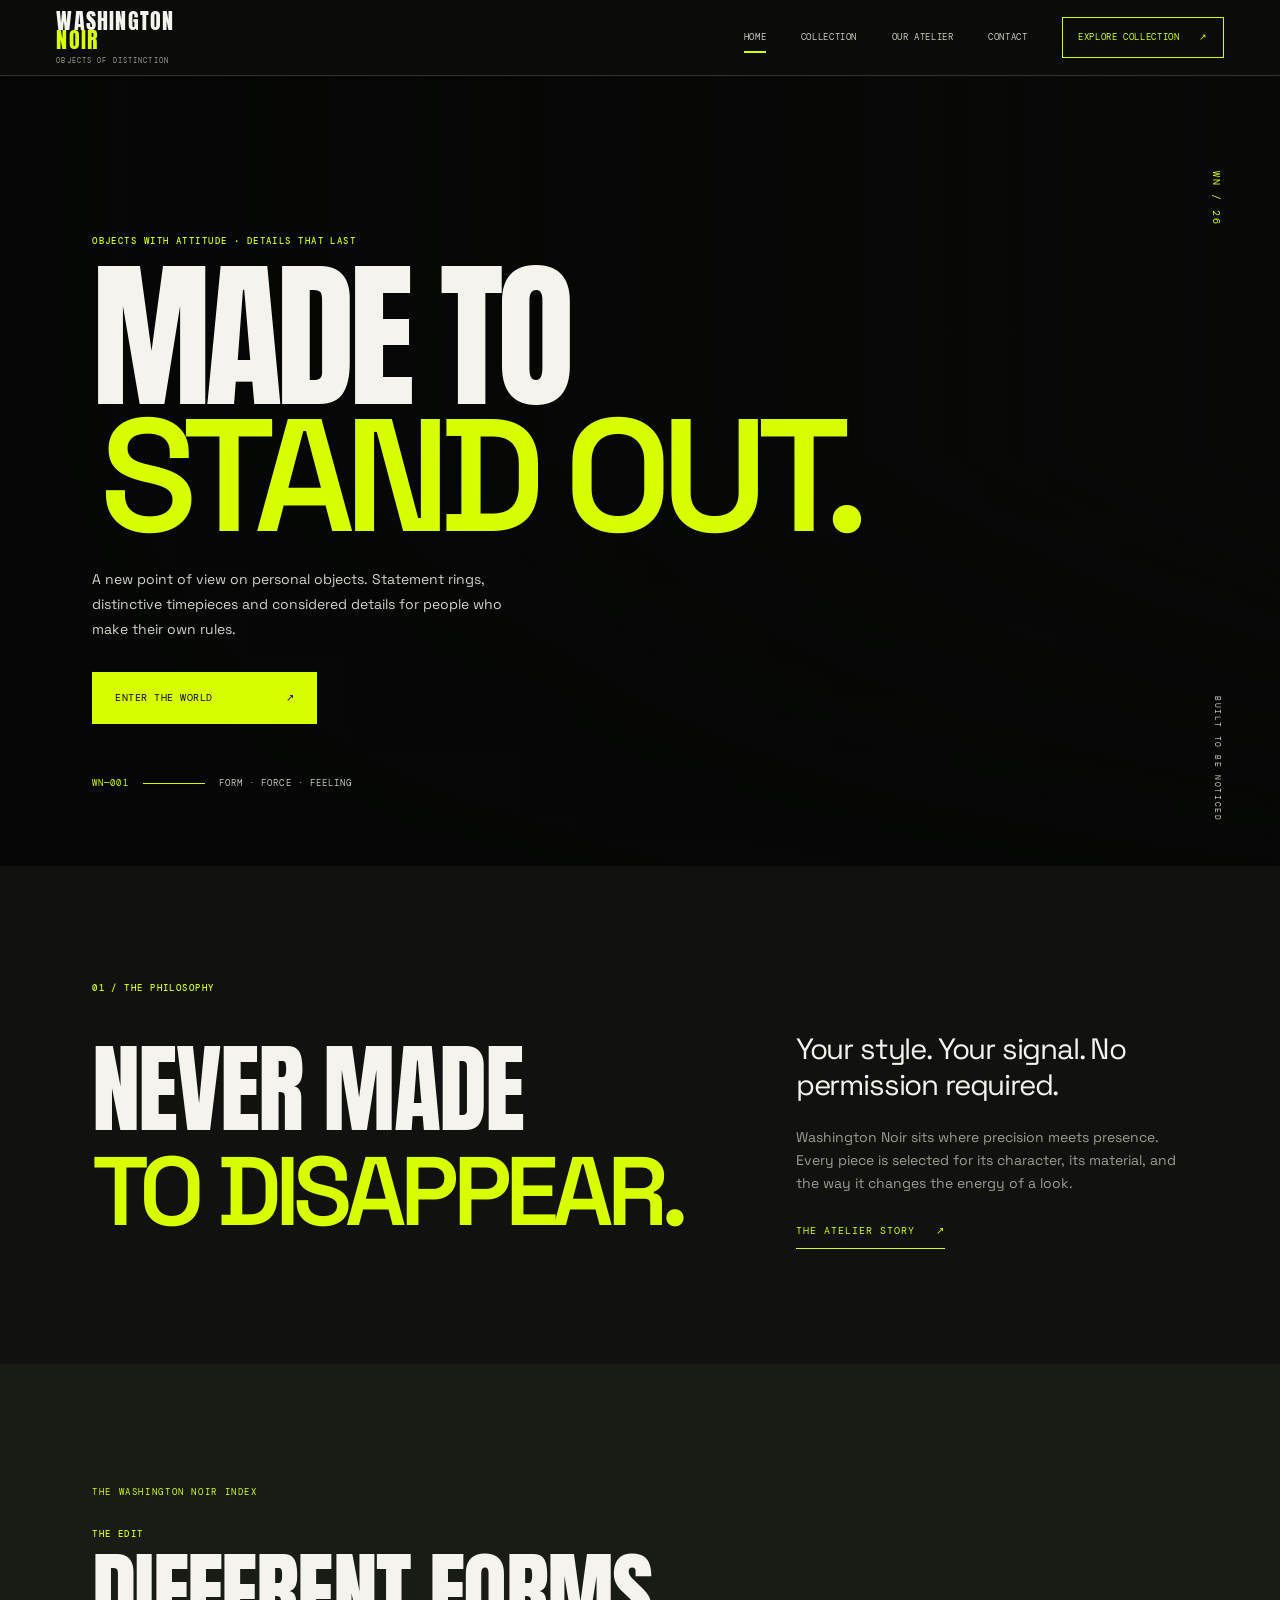
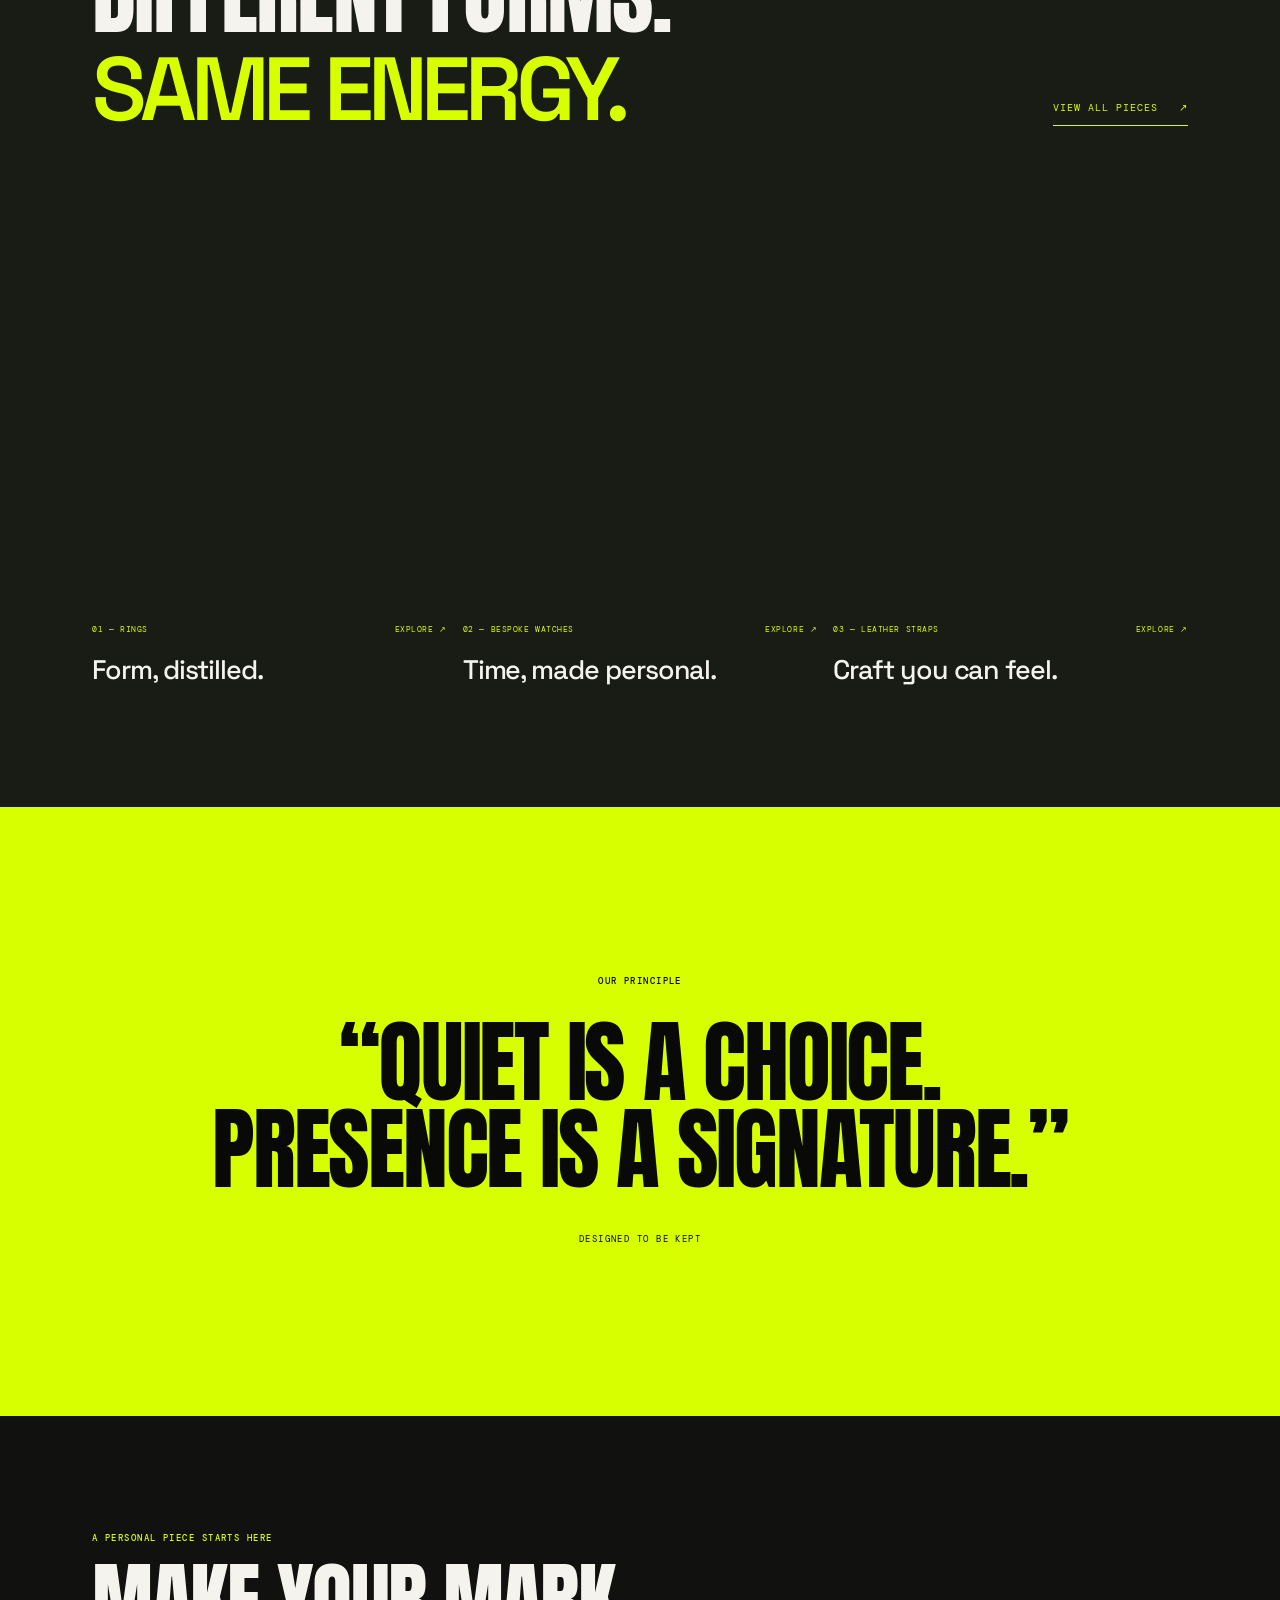
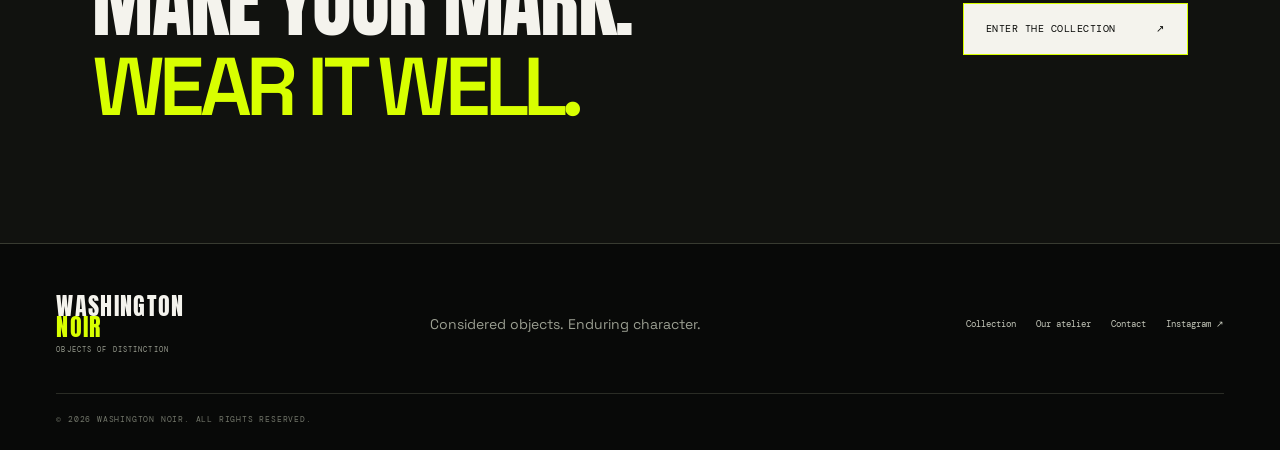
<file: index.html>
<!doctype html>
<html lang="en">
<head>
  <meta charset="utf-8"><meta name="viewport" content="width=device-width,initial-scale=1">
  <title>Washington Noir — Objects of Distinction</title><meta name="description" content="Discover considered rings, bespoke watches and handcrafted leather watch straps from Washington Noir.">
  <meta name="theme-color" content="#11120f"><link rel="preconnect" href="https://images.pexels.com"><link rel="stylesheet" href="assets/css/style.css">
<meta property="og:title" content="Washington Noir — Objects of Distinction"><meta property="og:description" content="A considered collection of rings, bespoke timepieces and leather watch straps. Washington Noir — objects of distinction."><meta property="og:type" content="website"></head>
<body>
<header class="site-header"><a class="wordmark" href="index.html" aria-label="Washington Noir home">WASHINGTON <span>NOIR</span><small>OBJECTS OF DISTINCTION</small></a><button class="menu-toggle" aria-label="Open navigation" aria-expanded="false">☰</button><nav class="nav"><a class="active" href="index.html">Home</a><a href="gallery.html">Collection</a><a href="about.html">Our atelier</a><a href="contact.html">Contact</a><a class="nav-cta" href="gallery.html">Explore collection <span>↗</span></a></nav></header>
<main>
<section class="hero-home"><div class="hero-image" role="img" aria-label="Minimal luxury watch on a dark stone surface"></div><div class="hero-shade"></div><div class="hero-content"><p class="eyebrow light">OBJECTS WITH ATTITUDE · DETAILS THAT LAST</p><h1>Made to<br><em>stand out.</em></h1><p class="hero-copy">A new point of view on personal objects. Statement rings, distinctive timepieces and considered details for people who make their own rules.</p><a class="button button-light" href="gallery.html">Enter the world <span>↗</span></a><div class="hero-index"><span>WN—001</span><span class="index-line"></span><span>FORM · FORCE · FEELING</span></div></div><div class="hero-note">BUILT TO BE NOTICED</div></section>
<section class="intro section-pad"><div class="section-kicker">01 / THE PHILOSOPHY</div><div class="intro-grid"><h2>Never made<br><em>to disappear.</em></h2><div><p class="lead">Your style. Your signal. No permission required.</p><p>Washington Noir sits where precision meets presence. Every piece is selected for its character, its material, and the way it changes the energy of a look.</p><a class="text-link" href="about.html">The atelier story <span>↗</span></a></div></div></section>
<section class="featured section-pad"><div class="section-heading"><div><p class="eyebrow">THE EDIT</p><h2>Different forms.<br><em>Same energy.</em></h2></div><a class="text-link" href="gallery.html">View all pieces <span>↗</span></a></div><div class="category-grid"><a class="category-card" href="gallery.html#rings"><div class="category-image ring-image"></div><div class="category-meta"><span>01 — Rings</span><span>Explore ↗</span></div><h3>Form, distilled.</h3></a><a class="category-card" href="gallery.html#watches"><div class="category-image watch-image"></div><div class="category-meta"><span>02 — Bespoke watches</span><span>Explore ↗</span></div><h3>Time, made personal.</h3></a><a class="category-card" href="gallery.html#straps"><div class="category-image strap-image"></div><div class="category-meta"><span>03 — Leather straps</span><span>Explore ↗</span></div><h3>Craft you can feel.</h3></a></div></section>
<section class="quote-band"><p class="eyebrow light">OUR PRINCIPLE</p><blockquote>“Quiet is a choice.<br>Presence is a signature.”</blockquote><span>DESIGNED TO BE KEPT</span></section>
<section class="home-bottom section-pad"><div><p class="eyebrow">A PERSONAL PIECE STARTS HERE</p><h2>Make your mark.<br><em>Wear it well.</em></h2></div><a class="button button-dark" href="gallery.html">Enter the collection <span>↗</span></a></section>
</main><footer class="site-footer"><a class="wordmark footer-mark" href="index.html">WASHINGTON <span>NOIR</span><small>OBJECTS OF DISTINCTION</small></a><p>Considered objects. Enduring character.</p><div class="footer-links"><a href="gallery.html">Collection</a><a href="about.html">Our atelier</a><a href="contact.html">Contact</a><a href="#" data-social="instagram">Instagram ↗</a></div><small class="copyright">© <span data-year></span> WASHINGTON NOIR. ALL RIGHTS RESERVED.</small></footer>
<script src="assets/js/config.js"></script><script src="assets/js/main.js"></script></body></html>
</file>
<file: assets/css/style.css>
@import url('https://fonts.googleapis.com/css2?family=Anton&family=DM+Mono:wght@400;500&family=Space+Grotesk:wght@400;500;600;700&display=swap');
:root{--ink:#f4f3ed;--paper:#11120f;--cream:#1b1d18;--muted:#9a9e91;--line:#383b31;--dark:#090a08;--gold:#d8ff00;--accent:#d8ff00;--serif:'Space Grotesk',Arial,sans-serif;--sans:'Space Grotesk',Arial,sans-serif;--display:'Anton','Arial Narrow',sans-serif;--mono:'DM Mono',monospace}
*{box-sizing:border-box}html{scroll-behavior:smooth;scroll-padding-top:84px;background:var(--paper)}body{margin:0;background:var(--paper);color:var(--ink);font-family:var(--sans);font-size:14px;line-height:1.65;-webkit-font-smoothing:antialiased;overflow-x:hidden}body.no-scroll{overflow:hidden}a{color:inherit;text-decoration:none}img{display:block;max-width:100%}button,input,textarea,select{font:inherit}button{color:inherit}.site-header{height:76px;padding:0 4.4%;display:flex;align-items:center;justify-content:space-between;background:rgba(12,13,11,.96);position:sticky;top:0;z-index:30;border-bottom:1px solid #33372c;backdrop-filter:blur(18px)}.wordmark{font-family:var(--display);font-size:22px;letter-spacing:.055em;line-height:.9;display:inline-flex;flex-direction:column;color:var(--ink)}.wordmark span{font-weight:400;color:var(--accent);display:inline}.wordmark small{font-family:var(--mono);font-size:7px;font-weight:400;letter-spacing:.16em;color:var(--muted);margin-top:8px}.nav{display:flex;align-items:center;gap:clamp(15px,2.7vw,38px);font-family:var(--mono);font-size:9px;text-transform:uppercase;letter-spacing:.07em}.nav>a:not(.nav-cta){position:relative;padding:8px 0;color:#c9cbbf}.nav>a:not(.nav-cta):after{content:'';position:absolute;left:0;bottom:0;width:0;height:2px;background:var(--accent);transition:width .25s}.nav>a:hover:after,.nav>a.active:after{width:100%}.nav-cta{padding:12px 15px;border:1px solid var(--accent);color:var(--accent);transition:background .2s,color .2s}.nav-cta:hover{background:var(--accent);color:var(--dark)}.nav-cta span,.button span,.text-link span,.buy-link span{margin-left:14px}.menu-toggle{display:none;border:1px solid var(--line);background:var(--dark);font-size:21px;width:42px;height:42px}.eyebrow,.section-kicker{font-family:var(--mono);font-size:9px;letter-spacing:.16em;font-weight:500;color:var(--accent);text-transform:uppercase}.eyebrow.light{color:var(--accent)}h1,h2,h3,p{margin-top:0}h1,h2{font-family:var(--display);font-weight:400;letter-spacing:-.02em;line-height:.98;text-transform:uppercase}h1{font-size:clamp(64px,10vw,150px)}h2{font-size:clamp(42px,6.5vw,88px)}h1 em,h2 em,blockquote em{font-family:var(--sans);font-style:normal;font-weight:600;color:var(--accent);letter-spacing:-.07em}.button{display:inline-flex;align-items:center;justify-content:space-between;padding:17px 22px;min-width:225px;font-family:var(--mono);font-size:10px;letter-spacing:.05em;text-transform:uppercase;transition:transform .2s,background .2s,color .2s;border:1px solid var(--accent)}.button:hover{transform:translateY(-3px);background:var(--accent);color:var(--dark)}.button-light{background:var(--accent);color:var(--dark)}.button-light:hover{background:transparent;color:var(--accent)}.button-dark{background:var(--ink);color:var(--dark)}.section-pad{padding:clamp(64px,9vw,130px) 7.2%}.hero-home{min-height:min(790px,calc(100vh - 76px));position:relative;display:flex;align-items:flex-end;isolation:isolate;background:var(--dark);overflow:hidden}.hero-image{position:absolute;inset:0;z-index:-3;background-image:url('https://images.pexels.com/photos/190819/pexels-photo-190819.jpeg?auto=compress&cs=tinysrgb&w=2200');background-size:cover;background-position:center 47%;transform:scale(1.02);filter:saturate(.78) contrast(1.1);animation:heroReveal 1.2s ease-out both}.hero-shade{position:absolute;inset:0;z-index:-2;background:linear-gradient(90deg,rgba(5,6,5,.94) 0%,rgba(5,6,5,.62) 44%,rgba(5,6,5,.05) 100%),linear-gradient(0deg,rgba(5,6,5,.75),transparent 52%)}.hero-home:after{content:'WN / 26';position:absolute;right:4.4%;top:12%;writing-mode:vertical-rl;font-family:var(--mono);font-size:10px;letter-spacing:.18em;color:var(--accent)}.hero-content{width:min(100%,1100px);padding:clamp(70px,10vw,140px) 7.2% 75px}.hero-content .eyebrow{margin-bottom:25px}.hero-content h1{max-width:950px;margin:0 0 25px;font-size:clamp(72px,12.5vw,176px);line-height:.79;letter-spacing:-.04em}.hero-content h1 em{display:inline-block;transform:translateX(.05em)}.hero-copy{max-width:430px;color:#d2d5ca;font-size:14px;line-height:1.8;margin:28px 0 29px}.hero-index{display:flex;align-items:center;gap:14px;margin-top:52px;font-family:var(--mono);font-size:9px;letter-spacing:.12em;color:#c6c9bc}.hero-index>span:first-child{color:var(--accent)}.index-line{height:1px;width:62px;background:var(--accent)}.hero-note{position:absolute;right:4.4%;bottom:45px;writing-mode:vertical-rl;font-family:var(--mono);font-size:8px;letter-spacing:.2em;color:#c8cabb}.intro{background:var(--paper);display:grid;grid-template-columns:1fr;gap:36px;position:relative}.section-kicker{grid-column:1/-1}.intro-grid,.story-grid{display:grid;grid-template-columns:1.1fr .7fr;gap:8%;align-items:center}.intro h2,.story h2{margin:0;font-size:clamp(50px,7.6vw,100px)}.intro h2 em,.story h2 em{color:var(--accent)}.intro-grid>div>p:not(.lead),.story-grid>div>p:not(.lead){color:var(--muted);max-width:480px}.lead{font-size:clamp(20px,2.3vw,31px);line-height:1.22;letter-spacing:-.04em;margin-bottom:22px}.text-link{display:inline-block;margin-top:14px;padding-bottom:8px;border-bottom:1px solid var(--accent);font-family:var(--mono);font-size:10px;text-transform:uppercase;letter-spacing:.1em;color:var(--accent)}.categories,.featured{background:#191b15;padding:clamp(70px,9vw,120px) 7.2%;position:relative}.categories:before,.featured:before{content:'THE WASHINGTON NOIR INDEX';font-family:var(--mono);font-size:9px;letter-spacing:.18em;color:var(--accent)}.categories-head,.section-heading{display:flex;justify-content:space-between;align-items:end;gap:20px;margin:25px 0 40px}.categories-head h2,.section-heading h2{margin:0;font-size:clamp(48px,7vw,92px)}.categories-head h2 em,.section-heading h2 em{color:var(--accent)}.text-link.light{white-space:nowrap}.section-heading .text-link{white-space:nowrap;align-self:flex-end;margin-bottom:8px}.category-grid{display:grid;grid-template-columns:1fr 1fr 1fr;gap:16px}.category-card{min-width:0;display:block}.category-image{height:clamp(250px,34vw,480px);background-size:cover;background-position:center;filter:saturate(.84);transition:filter .35s,transform .5s}.category-card:hover .category-image{filter:saturate(1.1);transform:translateY(-5px)}.ring-image{background-image:url('https://images.pexels.com/photos/15967464/pexels-photo-15967464.jpeg?auto=compress&cs=tinysrgb&w=1000')}.watch-image{background-image:url('https://images.pexels.com/photos/190819/pexels-photo-190819.jpeg?auto=compress&cs=tinysrgb&w=1000')}.strap-image{background-image:url('https://images.pexels.com/photos/33587293/pexels-photo-33587293.jpeg?auto=compress&cs=tinysrgb&w=1000')}.category-meta{display:flex;justify-content:space-between;gap:8px;margin-top:14px;color:var(--accent);font-family:var(--mono);font-size:8px;letter-spacing:.07em;text-transform:uppercase}.category-card h3{font-family:var(--sans);font-size:clamp(18px,2.1vw,27px);font-weight:500;letter-spacing:-.04em;margin:12px 0 0}.quote-band{padding:clamp(90px,13vw,180px) 7.2%;text-align:center;background:var(--accent);color:var(--dark);position:relative;overflow:hidden}.quote-band .eyebrow.light{color:var(--dark)}.quote-band blockquote{font-family:var(--display);font-size:clamp(40px,7vw,94px);line-height:.98;text-transform:uppercase;letter-spacing:-.025em;max-width:1050px;margin:30px auto 32px}.quote-band blockquote em{color:var(--dark);font-family:var(--sans);font-style:normal}.quote-band>span{font-family:var(--mono);font-size:9px;letter-spacing:.16em}.home-bottom{display:flex;justify-content:space-between;align-items:center;gap:40px;background:var(--paper)}.home-bottom h2{margin:15px 0 0;font-size:clamp(44px,6.4vw,86px)}.home-bottom h2 em{color:var(--accent)}.site-footer{background:#080908;color:var(--ink);padding:52px 4.4% 24px;display:grid;grid-template-columns:1fr 1fr 1.2fr;gap:24px;align-items:center;border-top:1px solid var(--line)}.footer-mark{font-size:24px}.site-footer>p{font-size:14px;color:var(--muted);margin:0}.footer-links{display:flex;justify-content:flex-end;gap:20px;font-family:var(--mono);font-size:9px;color:#c6c9bc}.footer-links a:hover{color:var(--accent)}.copyright{grid-column:1/-1;border-top:1px solid #2a2c25;padding-top:19px;margin-top:16px;color:#72766a;font-family:var(--mono);font-size:8px;letter-spacing:.1em}.page-hero{height:clamp(420px,57vw,720px);position:relative;background:var(--dark);overflow:hidden;display:flex;align-items:flex-end}.page-hero-image{position:absolute;inset:0;background-size:cover;background-position:center;filter:saturate(.72);transform:scale(1.01)}.gallery-hero .page-hero-image{background-image:linear-gradient(90deg,rgba(5,6,5,.92),rgba(5,6,5,.25)),url('https://images.pexels.com/photos/15967464/pexels-photo-15967464.jpeg?auto=compress&cs=tinysrgb&w=2000');background-position:center 45%}.about-hero .page-hero-image{background-image:linear-gradient(90deg,rgba(5,6,5,.84),rgba(5,6,5,.15)),url('https://images.pexels.com/photos/30541188/pexels-photo-30541188.jpeg?auto=compress&cs=tinysrgb&w=2000');background-position:center 47%}.page-hero:after{content:'WASHINGTON NOIR / OBJECTS WITH ATTITUDE';position:absolute;right:4%;top:50%;writing-mode:vertical-rl;color:var(--accent);font:9px var(--mono);letter-spacing:.17em}.page-hero-copy{position:relative;padding:0 7.2% 76px;max-width:1050px}.page-hero-copy h1{font-size:clamp(70px,12vw,150px);margin:20px 0 22px;line-height:.82}.page-hero-copy h1 em{color:var(--accent)}.page-hero-copy>p:last-child{color:#e2e4d9;max-width:460px}.gallery-intro{display:flex;align-items:center;justify-content:space-between;gap:40px;background:var(--paper);padding-top:50px;padding-bottom:50px}.gallery-intro>p{max-width:480px;color:var(--muted);margin:0}.gallery-filters{display:flex;gap:10px;flex-wrap:wrap}.gallery-filters a{border:1px solid var(--line);padding:12px 14px;font-family:var(--mono);font-size:9px;color:var(--ink);text-transform:uppercase}.gallery-filters a:hover{border-color:var(--accent);color:var(--accent)}.gallery-filters span{color:var(--accent);margin-left:12px}.product-section{background:var(--paper);padding-top:70px;padding-bottom:95px}.product-section.alternate{background:#1a1c16}.product-section-head{display:flex;justify-content:space-between;align-items:end;gap:25px;margin-bottom:38px}.product-section-head h2{margin:12px 0 0;font-size:clamp(46px,7vw,90px)}.product-section-head h2 em{color:var(--accent)}.product-section-head>p{color:var(--muted);font-size:12px}.product-grid{display:grid;grid-template-columns:repeat(3,minmax(0,1fr));gap:18px}.product-card{min-width:0;border:1px solid var(--line);padding:0 0 20px;background:#141510;transition:transform .3s,border-color .3s}.product-card:hover{transform:translateY(-6px);border-color:var(--accent)}.product-photo{display:block;position:relative;width:100%;height:clamp(240px,31vw,440px);overflow:hidden;padding:0;border:0;background:#22241d;cursor:zoom-in}.product-photo:after{content:'VIEW ↗';position:absolute;right:12px;bottom:12px;background:var(--accent);color:var(--dark);font:9px var(--mono);padding:8px 10px;opacity:0;transform:translateY(5px);transition:.25s}.product-photo:hover:after,.product-photo:focus-visible:after{opacity:1;transform:translateY(0)}.product-photo img{width:100%;height:100%;object-fit:cover;transition:transform .6s,filter .4s;filter:saturate(.78)}.product-card:hover .product-photo img{transform:scale(1.045);filter:saturate(1.05)}.product-details{display:flex;justify-content:space-between;gap:8px;align-items:start;padding:20px 18px 0}.product-type,.product-number{font-family:var(--mono);font-size:8px;letter-spacing:.1em;color:var(--accent);text-transform:uppercase}.product-details h3{font-family:var(--sans);font-size:23px;line-height:1.1;font-weight:500;letter-spacing:-.05em;margin:8px 0 0}.product-number{color:var(--muted);white-space:nowrap}.product-desc{color:var(--muted);font-size:11px;padding:0 18px;margin:12px 0 20px}.buy-link{display:flex;justify-content:space-between;align-items:center;margin:0 18px;padding-top:12px;border-top:1px solid var(--line);font-family:var(--mono);font-size:9px;letter-spacing:.09em;text-transform:uppercase;color:var(--ink)}.buy-link:hover{color:var(--accent)}.gallery-cta,.about-cta,.contact-footer-band{padding:clamp(85px,11vw,145px) 7.2%;text-align:center;background:var(--accent);color:var(--dark)}.gallery-cta .eyebrow.light,.about-cta .eyebrow.light,.contact-footer-band .eyebrow.light{color:var(--dark)}.gallery-cta h2,.about-cta h2,.contact-footer-band h2{font-size:clamp(48px,7.5vw,94px);margin:25px 0 34px}.gallery-cta h2 em,.about-cta h2 em,.contact-footer-band h2 em{color:var(--dark)}.gallery-cta .button-light,.about-cta .button-light{border-color:var(--dark);background:var(--dark);color:var(--accent)}.gallery-cta .button-light:hover,.about-cta .button-light:hover{background:transparent;color:var(--dark)}.story{background:var(--paper);padding-top:75px;padding-bottom:85px}.story-grid{align-items:start;margin-top:28px}.story-grid h2{max-width:620px}.story-grid .lead{font-size:clamp(20px,2.2vw,28px)}.story-grid>div>p:not(.lead){font-size:12px;line-height:1.9}.signature{font-family:var(--mono);color:var(--accent);font-size:10px;margin-top:25px}.atelier-images{padding:0 4.4% 100px;display:grid;grid-template-columns:1.12fr .85fr .85fr;align-items:center;gap:18px;background:var(--paper)}.atelier-images figure{margin:0;min-width:0}.atelier-images figure:nth-child(2){margin-top:80px}.atelier-images figure:nth-child(3){margin-top:155px}.atelier-images img{width:100%;height:clamp(250px,36vw,480px);object-fit:cover;filter:saturate(.7);transition:filter .3s}.atelier-images figure:hover img{filter:saturate(1)}.atelier-images figcaption{font-family:var(--mono);font-size:8px;letter-spacing:.14em;color:var(--accent);margin-top:12px}.craft{background:#1a1c16;display:grid;grid-template-columns:1fr 1fr;gap:10%;align-items:center}.craft-heading h2{font-size:clamp(44px,6vw,80px);margin:18px 0 0}.craft-heading h2 em{color:var(--accent)}.craft-list article{display:grid;grid-template-columns:30px 1fr;gap:18px;padding:23px 0;border-top:1px solid var(--line)}.craft-list article>span{font-family:var(--mono);font-size:9px;color:var(--accent)}.craft-list h3{font-size:22px;font-weight:500;margin:0 0 6px;letter-spacing:-.04em}.craft-list p{color:var(--muted);font-size:11px;margin:0}.contact-top{display:grid;grid-template-columns:1fr 1fr;min-height:640px;background:var(--paper)}.contact-visual{min-height:500px;overflow:hidden}.contact-visual img{width:100%;height:100%;object-fit:cover;filter:saturate(.7)}.contact-title{padding:clamp(45px,7vw,100px) clamp(30px,6vw,90px);display:flex;flex-direction:column;justify-content:center}.contact-title h1{font-size:clamp(52px,6.5vw,88px);margin:20px 0 26px}.contact-title h1 em{color:var(--accent)}.contact-title>p:not(.eyebrow){color:var(--muted);max-width:500px}.contact-aside{display:grid;gap:7px;margin-top:30px;font-size:12px}.contact-aside span{font:8px var(--mono);letter-spacing:.13em;color:var(--accent);margin-top:14px}.contact-aside a{width:max-content;border-bottom:1px solid var(--line)}.contact-form-section{background:#1a1c16;display:grid;grid-template-columns:.75fr 1.25fr;gap:10%}.contact-form-section h2{font-size:clamp(48px,6vw,80px);margin:18px 0}.contact-form-section h2 em{color:var(--accent)}.form-note{color:var(--muted);max-width:330px;font-size:12px}.social-list{display:grid;justify-items:start;gap:9px;margin-top:45px;font-size:11px}.social-list span{font:8px var(--mono);color:var(--accent);letter-spacing:.14em;margin-bottom:5px}.social-list a{border-bottom:1px solid var(--line)}.contact-form{display:grid;gap:22px}.form-row{display:grid;grid-template-columns:1fr 1fr;gap:18px}.contact-form label{display:grid;gap:9px;font:9px var(--mono);letter-spacing:.09em;text-transform:uppercase;color:var(--accent)}.contact-form input,.contact-form textarea,.contact-form select{width:100%;background:transparent;border:0;border-bottom:1px solid #515447;border-radius:0;padding:12px 0;color:var(--ink);font:13px var(--sans);letter-spacing:0;text-transform:none;outline:none}.contact-form select{color:var(--ink)}.contact-form option{background:var(--dark)}.contact-form input:focus,.contact-form textarea:focus,.contact-form select:focus{border-color:var(--accent)}.contact-form textarea{resize:vertical;min-height:130px}.contact-form .button{cursor:pointer;justify-self:start}.form-status{font-size:10px;color:var(--muted);margin:0}.lightbox{position:fixed;inset:0;z-index:100;background:rgba(4,5,4,.96);display:none;align-items:center;justify-content:center;padding:70px 8% 50px}.lightbox.is-open{display:flex}.lightbox img{max-width:min(100%,1100px);max-height:80vh;object-fit:contain}.lightbox button{position:absolute;border:1px solid #4a4e41;background:#10110e;color:var(--accent);width:46px;height:46px;font-size:30px;cursor:pointer}.lightbox-close{top:22px;right:24px}.lightbox-prev{left:24px;top:50%}.lightbox-next{right:24px;top:50%}.lightbox-caption{position:absolute;bottom:18px;left:0;right:0;text-align:center;color:var(--muted);font:9px var(--mono);letter-spacing:.12em}.site-notice{position:fixed;z-index:200;bottom:20px;left:50%;transform:translate(-50%,15px);background:var(--accent);color:var(--dark);padding:13px 18px;font:11px var(--mono);opacity:0;pointer-events:none;transition:opacity .2s,transform .2s;max-width:calc(100% - 30px)}.site-notice.visible{opacity:1;transform:translate(-50%,0)}:focus-visible{outline:2px solid var(--accent);outline-offset:4px}::selection{background:var(--accent);color:var(--dark)}@keyframes heroReveal{from{transform:scale(1.08);opacity:.4}to{transform:scale(1.02);opacity:1}}@media(prefers-reduced-motion:reduce){*,*:before,*:after{scroll-behavior:auto!important;animation-duration:.01ms!important;transition-duration:.01ms!important}}
@media(max-width:900px){.nav{gap:16px}.nav-cta{padding:10px}.intro-grid,.story-grid{grid-template-columns:1fr;gap:28px}.category-grid,.product-grid{grid-template-columns:repeat(2,minmax(0,1fr))}.category-card:last-child{grid-column:1/-1}.category-card:last-child .category-image{height:380px}.product-card:last-child{grid-column:auto}.craft{grid-template-columns:1fr;gap:45px}.contact-top{grid-template-columns:.9fr 1.1fr}.contact-title{padding:45px 35px}.contact-title h1{font-size:clamp(46px,6vw,70px)}.site-footer{grid-template-columns:1fr 1fr}.footer-links{grid-column:1/-1;justify-content:flex-start}.copyright{grid-column:1/-1}}
@media(max-width:640px){.site-header{height:70px;padding:0 5%}.wordmark{font-size:19px}.menu-toggle{display:block}.nav{display:none;position:absolute;top:69px;left:0;right:0;padding:24px 5% 28px;background:#0c0d0b;border-bottom:1px solid var(--line);align-items:stretch;gap:18px;flex-direction:column}.nav.nav-open{display:flex}.nav-cta{text-align:center}.hero-home{min-height:calc(100svh - 70px);min-height:670px}.hero-image{background-position:56% center}.hero-shade{background:linear-gradient(90deg,rgba(5,6,5,.88),rgba(5,6,5,.27)),linear-gradient(0deg,rgba(5,6,5,.75),transparent 65%)}.hero-content{padding:95px 6% 48px}.hero-content h1{font-size:clamp(65px,17vw,100px)}.hero-content .eyebrow{font-size:8px}.hero-copy{max-width:330px;font-size:13px}.hero-index{margin-top:36px;flex-wrap:wrap}.hero-note{right:4%;bottom:25px;font-size:7px}.section-pad{padding:68px 6%}.intro-grid h2,.story-grid h2{font-size:clamp(49px,13vw,76px)}.categories,.featured{padding:70px 6%}.categories-head{align-items:start;flex-direction:column;margin-bottom:28px}.categories-head h2,.section-heading h2{font-size:clamp(47px,12vw,70px)}.category-grid{grid-template-columns:1fr;gap:32px}.category-card:last-child{grid-column:auto}.category-image,.category-card:last-child .category-image{height:clamp(310px,95vw,500px)}.category-card h3{font-size:23px}.quote-band{padding:85px 6%}.quote-band blockquote{font-size:clamp(40px,11vw,68px)}.home-bottom{align-items:flex-start;flex-direction:column;gap:28px}.home-bottom h2{font-size:clamp(46px,12vw,70px)}.site-footer{grid-template-columns:1fr;padding:40px 6% 22px;gap:20px}.site-footer>p{grid-row:auto}.footer-links{grid-column:auto;flex-wrap:wrap;gap:16px}.copyright{grid-column:auto}.page-hero{height:560px}.page-hero-copy{padding:0 6% 58px}.page-hero-copy h1{font-size:clamp(62px,16vw,100px)}.page-hero:after{right:3%;font-size:7px}.gallery-intro{align-items:flex-start;flex-direction:column;gap:22px;padding-top:35px;padding-bottom:40px}.gallery-filters{width:100%}.gallery-filters a{flex:1;text-align:center;padding:10px 6px;font-size:8px}.gallery-filters span{margin-left:4px}.product-section{padding:58px 5% 70px}.product-section-head{align-items:flex-start;flex-direction:column;gap:12px}.product-section-head h2{font-size:clamp(48px,12vw,70px)}.product-grid{grid-template-columns:1fr;gap:20px}.product-photo{height:clamp(320px,105vw,500px)}.product-details h3{font-size:25px}.product-card{padding-bottom:20px}.gallery-cta,.about-cta,.contact-footer-band{padding:80px 6%}.gallery-cta h2,.about-cta h2,.contact-footer-band h2{font-size:clamp(44px,11vw,70px)}.story{padding-top:60px;padding-bottom:60px}.story-grid{margin-top:20px}.atelier-images{padding:0 6% 65px;grid-template-columns:1fr 1fr;gap:12px}.atelier-images figure:nth-child(2){margin-top:50px}.atelier-images figure:nth-child(3){margin-top:0;grid-column:1/-1;width:78%;margin-left:auto}.atelier-images img{height:clamp(230px,70vw,380px)}.craft{gap:32px}.craft-heading h2{font-size:clamp(43px,10vw,65px)}.contact-top{grid-template-columns:1fr}.contact-visual{min-height:340px;height:56vw;max-height:450px}.contact-title{padding:54px 6% 62px}.contact-title h1{font-size:clamp(49px,12vw,76px)}.contact-form-section{grid-template-columns:1fr;gap:42px}.form-row{grid-template-columns:1fr;gap:22px}.contact-form-section h2{font-size:clamp(47px,11vw,70px)}.lightbox{padding:65px 5% 45px}.lightbox-prev{left:8px}.lightbox-next{right:8px}.lightbox button{width:38px;height:38px;font-size:25px}.lightbox img{max-height:72vh}}
</file>
